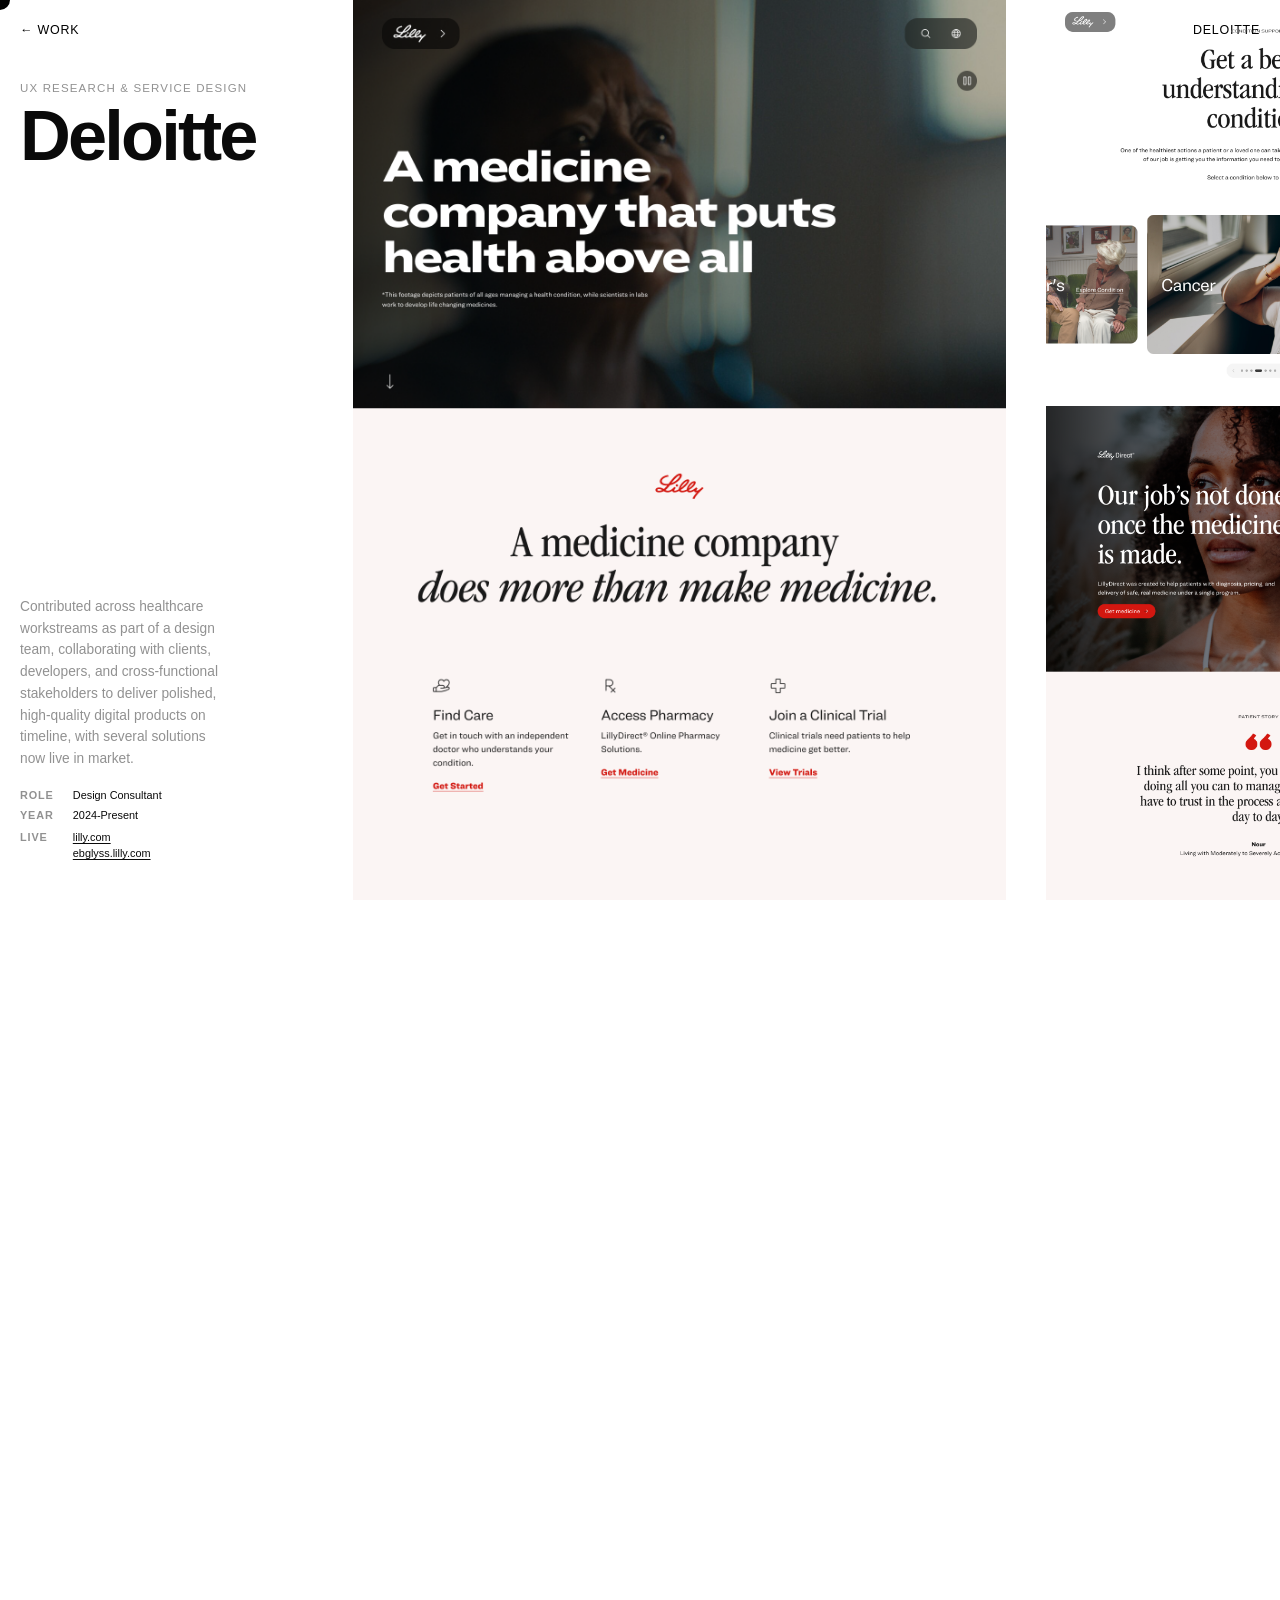
<file: Deloitte.html>
<!DOCTYPE html>
<html lang="en">
<head>
  <meta charset="UTF-8" />
  <meta name="viewport" content="width=device-width, initial-scale=1" />
  <title>Deloitte - Anjali Goel</title>
  <link rel="stylesheet" href="Deloitte.css" />
</head>
<body>
  <header class="dt-nav">
    <a class="dt-nav-back" href="index.html#work">← Work</a>
    <span class="dt-nav-title">Deloitte</span>
  </header>

  <div class="dt-cursor" id="dtCursor" aria-hidden="true">
    <div class="dt-cursor-dot" id="dtCursorDot"></div>
  </div>

  <div class="dt-track" id="dtTrack">
    <div class="dt-sticky" id="dtSticky">
      <div class="dt-row" id="dtRow">

        <div class="dt-panel dt-panel-info">
          <div class="dt-info-top">
            <p class="dt-eyebrow">UX Research &amp; Service Design</p>
            <h1 class="dt-heading">Deloitte</h1>
          </div>
          <div class="dt-info-bottom">
              <p class="dt-desc">Contributed across healthcare workstreams as part of a design team, collaborating with clients, developers, and cross-functional stakeholders to deliver polished, high-quality digital products on timeline, with several solutions now live in market.</p>
            <dl class="dt-meta">
                <div><dt>Role</dt><dd>Design Consultant</dd></div>
                <div><dt>Year</dt><dd>2024-Present</dd></div>
                <div><dt>Live</dt><dd class="dt-meta-links"><a href="https://www.lilly.com/" target="_blank" rel="noopener noreferrer">lilly.com</a><br /><a href="https://ebglyss.lilly.com/" target="_blank" rel="noopener noreferrer">ebglyss.lilly.com</a></dd></div>
            </dl>
          </div>
        </div>

        <div class="dt-panel dt-panel-img"><figure><img class="dt-img-1" src="assets/deloitte-neo/D1.png" alt="Deloitte project frame 1" loading="eager" /></figure></div>
        <div class="dt-panel dt-panel-img"><figure><img class="dt-img-2" src="assets/deloitte-neo/D2.png" alt="Deloitte project frame 2" loading="lazy" /></figure></div>
        <div class="dt-panel dt-panel-img"><figure><img class="dt-img-3" src="assets/deloitte-neo/D3.png" alt="Deloitte project frame 3" loading="lazy" /></figure></div>
        <div class="dt-panel dt-panel-img"><figure><img class="dt-img-4" src="assets/deloitte-neo/D4.png" alt="Deloitte project frame 4" loading="lazy" /></figure></div>
        <div class="dt-panel dt-panel-img"><figure><img class="dt-img-5" src="assets/deloitte-neo/D5.png" alt="Deloitte project frame 5" loading="lazy" /></figure></div>
        <div class="dt-panel dt-panel-img"><figure><img class="dt-img-6" src="assets/deloitte-neo/D6.png" alt="Deloitte project frame 6" loading="lazy" /></figure></div>
        <div class="dt-panel dt-panel-img"><figure><img class="dt-img-7" src="assets/deloitte-neo/D7.png" alt="Deloitte project frame 7" loading="lazy" /></figure></div>
        <div class="dt-panel dt-panel-img"><figure><img class="dt-img-8" src="assets/deloitte-neo/D8.png" alt="Deloitte project frame 8" loading="lazy" /></figure></div>
        <div class="dt-panel dt-panel-img"><figure><img class="dt-img-9" src="assets/deloitte-neo/D9.png" alt="Deloitte project frame 9" loading="lazy" /></figure></div>
        <div class="dt-panel dt-panel-img"><figure><img class="dt-img-10" src="assets/deloitte-neo/D10.png" alt="Deloitte project frame 10" loading="lazy" /></figure></div>

        <div class="dt-panel dt-panel-end">
          <div class="dt-end-inner">
            <p class="dt-eyebrow">Back to</p>
            <h2 class="dt-end-heading"><a href="index.html#work">Work</a></h2>
          </div>
        </div>

      </div>
    </div>
  </div>

  <script src="Deloitte.js"></script>
</body>
</html>
</file>
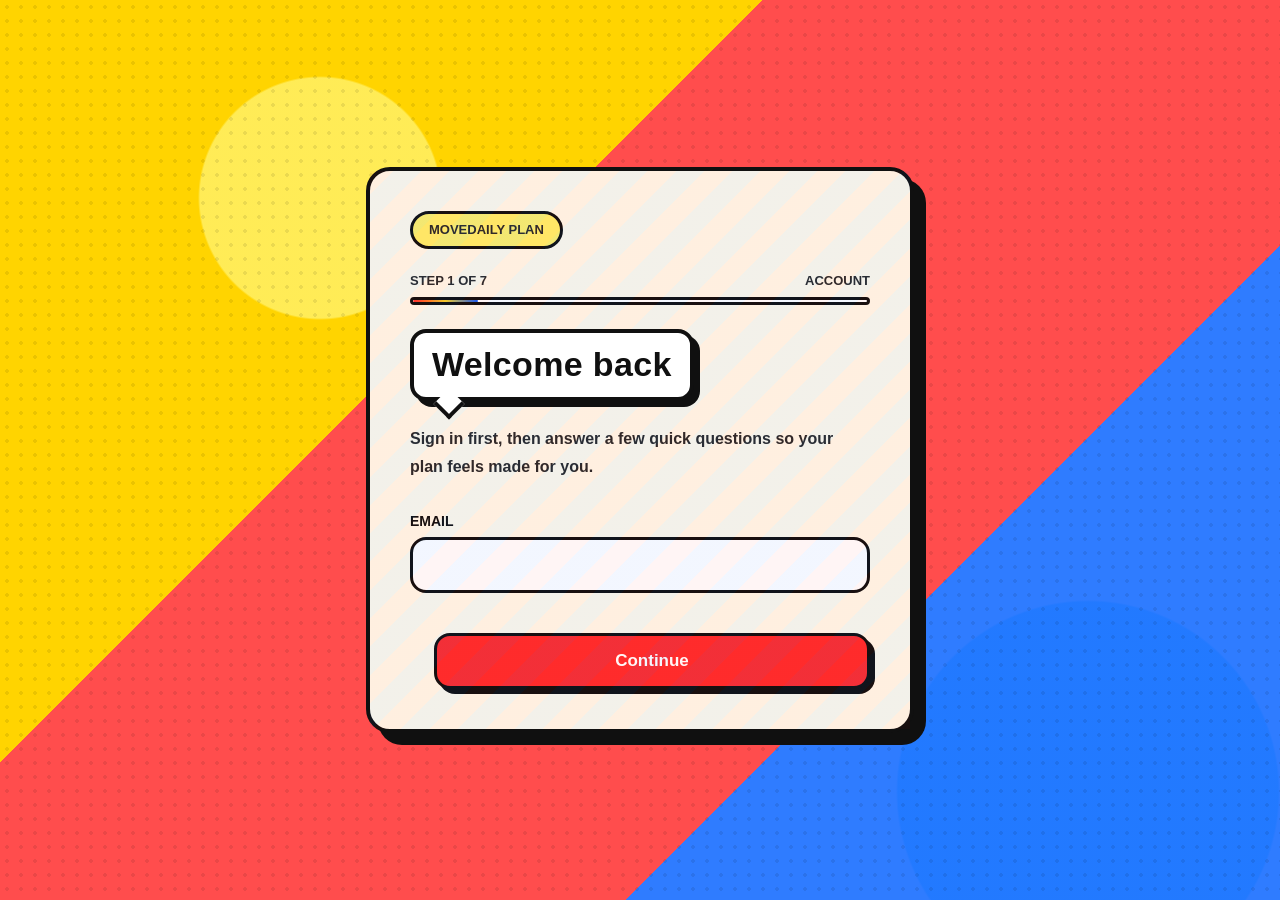
<file: LoginCard.html>
<!doctype html>
<html lang="en">
  <head>
    <meta charset="UTF-8" />
    <meta name="viewport" content="width=device-width, initial-scale=1.0" />
    <title>Fitness Onboarding</title>
    <style>
      :root {
        --space-8: 8px;
        --space-16: 16px;
        --space-24: 24px;
        --space-32: 32px;
        --space-40: 40px;
        --space-48: 48px;
        --radius-md: 16px;
        --radius-sm: 10px;
        --surface-elevated: #fff9e9;
        --surface-soft: #ffef6a;
        --text-primary: #101010;
        --text-muted: #2a2a2a;
        --border-input: #101010;
        --button-primary: #ff2d2d;
        --button-primary-text: #ffffff;
        --error: #9f0013;
        --success: #0d5bff;
      }

      * {
        box-sizing: border-box;
      }

      body {
        margin: 0;
        min-height: 100dvh;
        font-family: "Comic Neue", "Arial Black", "Trebuchet MS", sans-serif;
        color: var(--text-primary);
        background:
          radial-gradient(circle at 25% 22%, rgba(255, 237, 91, 0.95) 0 120px, transparent 122px),
          radial-gradient(circle at 85% 88%, rgba(32, 121, 255, 0.85) 0 190px, transparent 192px),
          linear-gradient(135deg, #ffd400 0%, #ffd400 35%, #ff4d4d 35%, #ff4d4d 70%, #2f7cff 70%, #2f7cff 100%);
      }

      .sr-only {
        position: absolute;
        width: 1px;
        height: 1px;
        margin: -1px;
        padding: 0;
        overflow: hidden;
        clip: rect(0, 0, 0, 0);
        white-space: nowrap;
        border: 0;
      }

      .page {
        position: relative;
        min-height: 100dvh;
        display: grid;
        grid-template-columns: repeat(12, minmax(0, 1fr));
        column-gap: 24px;
        align-items: center;
        padding-inline: 80px;
        overflow-x: clip;
        overflow-y: visible;
      }

      .page::before {
        content: "";
        position: absolute;
        inset: 0;
        pointer-events: none;
        background-image: radial-gradient(circle, rgba(0, 0, 0, 0.18) 1.8px, transparent 2px);
        background-size: 14px 14px;
        opacity: 0.45;
      }

      .card {
        position: relative;
        grid-column: 4 / span 6;
        width: 100%;
        max-width: 760px;
        justify-self: center;
        padding: var(--space-40);
        border-radius: 24px;
        background: var(--surface-elevated);
        border: 4px solid #101010;
        box-shadow: 12px 12px 0 #101010;
        overflow: visible;
      }

      .card.hidden {
        display: none;
      }

      .card::before {
        content: "";
        position: absolute;
        inset: 0;
        pointer-events: none;
        background: repeating-linear-gradient(
          -45deg,
          rgba(255, 0, 0, 0.04) 0 10px,
          rgba(255, 0, 0, 0.04) 10px 20px,
          rgba(13, 91, 255, 0.05) 20px 30px,
          rgba(13, 91, 255, 0.05) 30px 40px
        );
      }

      .top {
        display: grid;
        gap: var(--space-24);
        margin-bottom: var(--space-24);
      }

      .brand {
        display: inline-flex;
        align-items: center;
        gap: var(--space-8);
        width: fit-content;
        padding: var(--space-8) var(--space-16);
        border-radius: 999px;
        background: var(--surface-soft);
        border: 3px solid #101010;
        font: 700 13px/16px "Comic Neue", "Arial Black", sans-serif;
        color: var(--text-muted);
        text-transform: uppercase;
      }

      .bar-wrap {
        display: grid;
        gap: var(--space-8);
      }

      .meta {
        display: flex;
        justify-content: space-between;
        align-items: center;
        gap: 12px;
        font: 700 13px/16px "Comic Neue", "Arial Black", sans-serif;
        color: var(--text-muted);
        text-transform: uppercase;
      }

      .bar {
        height: 8px;
        width: 100%;
        border-radius: 999px;
        background: #ffffff;
        border: 3px solid #101010;
        overflow: hidden;
      }

      .bar > span {
        display: block;
        height: 100%;
        width: 0;
        border-radius: inherit;
        background: linear-gradient(90deg, #ff2d2d 0%, #ffcf1f 50%, #0d5bff 100%);
        transition: width 220ms ease-out;
      }

      #step-goal h1,
      #step-level h1 {
        color: #101010;
      }

      .step {
        display: none;
        animation: rise 260ms cubic-bezier(0.22, 1, 0.36, 1);
      }

      .step.active {
        display: grid;
        gap: var(--space-32);
      }

      h1 {
        margin: 0;
        width: fit-content;
        max-width: 100%;
        padding: 12px 18px;
        border: 4px solid #101010;
        border-radius: 16px;
        background: #ffffff;
        box-shadow: 6px 6px 0 #101010;
        font: 800 clamp(22px, 6vw, 34px)/1.15 "Comic Neue", "Arial Black", sans-serif;
        letter-spacing: 0.01em;
        position: relative;
      }

      h1::after {
        content: "";
        position: absolute;
        left: 24px;
        bottom: -18px;
        width: 18px;
        height: 18px;
        background: #ffffff;
        border-right: 4px solid #101010;
        border-bottom: 4px solid #101010;
        transform: rotate(45deg);
      }

      .subtitle {
        margin: 0;
        color: var(--text-muted);
        font: 600 16px/28px "Comic Neue", "Trebuchet MS", sans-serif;
      }

      .section {
        display: grid;
        gap: var(--space-24);
      }

      .field {
        display: grid;
        gap: var(--space-8);
      }

      label,
      .label {
        font: 800 14px/16px "Comic Neue", "Arial Black", sans-serif;
        text-transform: uppercase;
      }

      input,
      select,
      textarea {
        width: 100%;
        border: 1px solid var(--border-input);
        border-radius: var(--radius-md);
        padding-inline: var(--space-16);
        font: 700 15px/22px "Comic Neue", "Trebuchet MS", sans-serif;
        color: var(--text-primary);
        background: #ffffff;
        transition: border-color 150ms ease-out, box-shadow 150ms ease-out;
        border: 3px solid #101010;
      }

      input,
      select {
        height: 56px;
      }

      textarea {
        min-height: 104px;
        padding-block: 12px;
        resize: vertical;
      }

      input:focus,
      select:focus,
      textarea:focus {
        outline: none;
        border-color: #0d5bff;
        box-shadow: 0 0 0 4px rgba(13, 91, 255, 0.3);
      }

      .invalid {
        border-color: var(--error);
      }

      .error {
        display: none;
        margin: 0;
        color: var(--error);
        font: 700 14px/20px "Comic Neue", sans-serif;
      }

      .error.show {
        display: block;
      }

      .choices {
        display: grid;
        grid-template-columns: repeat(2, minmax(0, 1fr));
        gap: var(--space-24);
      }

      .choice {
        border: 3px solid #101010;
        border-radius: var(--radius-sm);
        padding: var(--space-16);
        background: #ffffff;
        cursor: pointer;
        transition: border-color 150ms ease-out, transform 150ms ease-out, box-shadow 150ms ease-out;
        text-align: left;
        box-shadow: 5px 5px 0 #101010;
      }

      .choice:hover {
        transform: translateY(-1px);
      }

      .choice.selected {
        border-color: #ff2d2d;
        box-shadow: 7px 7px 0 #101010;
        background: linear-gradient(180deg, #ffffff 0%, #fff1f1 100%);
      }

      .choice-title {
        font: 800 16px/22px "Comic Neue", "Arial Black", sans-serif;
      }

      #step-goal .choice-title,
      #step-level .choice-title {
        color: #101010;
      }

      .choice-copy {
        margin-top: var(--space-8);
        color: var(--text-muted);
        font: 600 13px/19px "Comic Neue", sans-serif;
      }

      .split {
        display: grid;
        grid-template-columns: repeat(2, minmax(0, 1fr));
        gap: var(--space-24);
      }

      .switch-row {
        display: flex;
        justify-content: space-between;
        align-items: center;
        padding: var(--space-16);
        border-radius: var(--radius-sm);
        border: 3px solid #101010;
        background: #ffffff;
      }

      .switch {
        appearance: none;
        width: 52px;
        height: 32px;
        border-radius: 999px;
        background: #d6d6d6;
        border: none;
        position: relative;
        cursor: pointer;
        transition: background 150ms ease-out;
      }

      .switch::before {
        content: "";
        width: 26px;
        height: 26px;
        border-radius: 50%;
        background: #fff;
        position: absolute;
        top: 3px;
        left: 3px;
        box-shadow: 0 2px 6px rgba(0, 0, 0, 0.25);
        transition: transform 150ms ease-out;
      }

      .switch:checked {
        background: var(--button-primary);
      }

      .switch:checked::before {
        transform: translateX(20px);
      }

      .actions {
        display: flex;
        justify-content: space-between;
        gap: var(--space-24);
        margin-top: var(--space-8);
      }

      .btn,
      .btn-secondary {
        height: 56px;
        border-radius: var(--radius-md);
        font: 800 17px/24px "Comic Neue", "Arial Black", sans-serif;
        transition: all 150ms ease-out;
        cursor: pointer;
        border: 3px solid #101010;
        box-shadow: 5px 5px 0 #101010;
      }

      .btn {
        flex: 1;
        background: var(--button-primary);
        color: var(--button-primary-text);
      }

      .btn:hover {
        transform: translate(-1px, -1px);
        box-shadow: 6px 6px 0 #101010;
      }

      .btn:disabled {
        opacity: 0.72;
        cursor: not-allowed;
      }

      .btn-secondary {
        min-width: 124px;
        background: #ffffff;
        color: var(--text-primary);
      }

      .btn-secondary:hover {
        background: #fff4bc;
      }

      .spinner {
        display: inline-block;
        width: 16px;
        height: 16px;
        border: 2px solid currentColor;
        border-right-color: transparent;
        border-radius: 50%;
        vertical-align: middle;
        margin-right: var(--space-8);
        animation: spin 800ms linear infinite;
      }

      .summary {
        display: grid;
        gap: var(--space-16);
      }

      .summary-item {
        border-radius: var(--radius-sm);
        border: 3px solid #101010;
        background: #ffffff;
        padding: var(--space-24);
        box-shadow: 5px 5px 0 #101010;
      }

      .summary-label {
        color: var(--text-muted);
        font: 800 12px/16px "Comic Neue", sans-serif;
        text-transform: uppercase;
        letter-spacing: 0.04em;
      }

      .summary-value {
        margin-top: var(--space-8);
        font: 800 18px/30px "Comic Neue", sans-serif;
      }

      .home-shell {
        display: none;
        grid-column: 2 / span 10;
        max-width: 1120px;
        width: 100%;
        justify-self: center;
        align-self: start;
        margin-block: var(--space-40);
        gap: var(--space-24);
      }

      .home-shell.active {
        display: grid;
      }

      .home-top {
        display: flex;
        justify-content: space-between;
        align-items: flex-start;
        gap: var(--space-16);
      }

      .home-kicker {
        margin: 0;
        font: 800 14px/18px "Comic Neue", sans-serif;
        text-transform: uppercase;
      }

      .streak-pill {
        background: #ffffff;
        border: 3px solid #101010;
        border-radius: 999px;
        padding: 10px 16px;
        box-shadow: 4px 4px 0 #101010;
        font: 800 14px/18px "Comic Neue", sans-serif;
        white-space: nowrap;
      }

      .home-grid {
        display: grid;
        grid-template-columns: repeat(12, minmax(0, 1fr));
        gap: var(--space-24);
      }

      .panel {
        border: 3px solid #101010;
        border-radius: 16px;
        background: #ffffff;
        box-shadow: 6px 6px 0 #101010;
        padding: var(--space-24);
        position: relative;
      }

      .panel h2 {
        margin: 0 0 8px 0;
        font: 800 22px/28px "Comic Neue", "Arial Black", sans-serif;
      }

      .panel-copy {
        margin: 0;
        font: 700 14px/20px "Comic Neue", sans-serif;
        color: var(--text-muted);
      }

      .stats-panel {
        grid-column: span 12;
        display: grid;
        grid-template-columns: repeat(4, minmax(0, 1fr));
        gap: var(--space-16);
      }

      .stat-chip {
        border: 3px solid #101010;
        border-radius: 12px;
        background: #fff7d2;
        box-shadow: 4px 4px 0 #101010;
        padding: var(--space-16);
      }

      .stat-chip:nth-child(2) {
        background: #ffe1e1;
      }

      .stat-chip:nth-child(3) {
        background: #dceaff;
      }

      .stat-chip:nth-child(4) {
        background: #ffe8cb;
      }

      .stat-label {
        font: 800 12px/16px "Comic Neue", sans-serif;
        text-transform: uppercase;
      }

      .stat-value {
        margin-top: 6px;
        font: 900 24px/28px "Comic Neue", "Arial Black", sans-serif;
      }

      .today-panel {
        grid-column: span 7;
      }

      .progress-panel {
        grid-column: span 5;
      }

      .two-col {
        grid-column: span 12;
        display: grid;
        grid-template-columns: repeat(2, minmax(0, 1fr));
        gap: var(--space-24);
      }

      .list {
        margin: 16px 0 0 0;
        padding-left: 18px;
        display: grid;
        gap: 8px;
        font: 700 15px/22px "Comic Neue", sans-serif;
      }

      .actions-row {
        margin-top: 20px;
        display: grid;
        grid-template-columns: repeat(2, minmax(0, 1fr));
        gap: var(--space-16);
      }

      .success-badge {
        width: 72px;
        height: 72px;
        border-radius: 999px;
        display: grid;
        place-items: center;
        font: 900 30px/1 "Comic Neue", "Arial Black", sans-serif;
        color: var(--success);
        background: #ffffff;
        border: 3px solid #101010;
        box-shadow: 5px 5px 0 #101010;
      }

      button:focus-visible,
      a:focus-visible,
      .choice:focus-visible,
      .switch:focus-visible {
        outline: 3px solid #0d5bff;
        outline-offset: 3px;
      }

      @media (max-width: 1200px) {
        .page {
          padding-inline: 48px;
        }

        .card {
          grid-column: 3 / span 8;
        }

        .home-shell {
          grid-column: 1 / span 12;
        }
      }

      @media (max-width: 900px) {
        .page {
          padding-inline: 24px;
          align-items: start;
          padding-block: 24px;
        }

        .card {
          grid-column: 1 / span 12;
          padding: var(--space-24);
        }

        .stats-panel {
          grid-template-columns: repeat(2, minmax(0, 1fr));
        }

        .today-panel,
        .progress-panel {
          grid-column: span 12;
        }

        .two-col,
        .actions-row {
          grid-template-columns: 1fr;
        }

        .home-top {
          flex-direction: column;
        }

        .home-grid {
          gap: var(--space-16);
        }

        .panel h2 {
          font-size: 20px;
          line-height: 26px;
        }
      }

      @media (max-width: 640px) {
        .page {
          padding: 12px;
          column-gap: 12px;
        }

        .card {
          padding: 18px;
          border-width: 3px;
          box-shadow: 8px 8px 0 #101010;
          border-radius: 20px;
        }

        .top {
          gap: 18px;
          margin-bottom: 18px;
        }

        .brand {
          font-size: 12px;
          line-height: 14px;
        }

        .meta {
          flex-direction: column;
          align-items: flex-start;
        }

        h1 {
          padding: 10px 14px;
          box-shadow: 5px 5px 0 #101010;
        }

        h1::after {
          left: 20px;
          bottom: -16px;
        }

        .subtitle {
          font-size: 15px;
          line-height: 24px;
        }

        .choices,
        .split,
        .actions,
        .two-col,
        .actions-row,
        .stats-panel {
          grid-template-columns: 1fr;
          display: grid;
        }

        .actions {
          gap: 12px;
        }

        .btn,
        .btn-secondary {
          width: 100%;
          height: 52px;
          box-shadow: 4px 4px 0 #101010;
        }

        .btn-secondary {
          min-width: 0;
        }

        .choice,
        .summary-item,
        .switch-row,
        .panel {
          box-shadow: 4px 4px 0 #101010;
        }

        .choice {
          padding: 14px;
        }

        .choice-title {
          font-size: 15px;
          line-height: 20px;
        }

        .choice-copy {
          font-size: 12px;
          line-height: 18px;
        }

        .switch-row {
          gap: 12px;
          flex-direction: column;
          align-items: flex-start;
        }

        .summary-item {
          padding: 18px;
        }

        .home-top {
          flex-direction: column;
        }

        .home-grid {
          gap: 18px;
        }

        .stats-panel {
          gap: 12px;
        }

        .stat-value {
          font-size: 22px;
          line-height: 26px;
        }
      }

      @media (max-width: 420px) {
        .page {
          padding: 10px;
          column-gap: 10px;
        }

        .card {
          padding: 14px;
          border-radius: 16px;
          box-shadow: 6px 6px 0 #101010;
        }

        .top {
          gap: 14px;
          margin-bottom: 14px;
        }

        .brand {
          padding: 6px 12px;
          font-size: 11px;
          line-height: 13px;
        }

        .meta {
          font-size: 12px;
          line-height: 14px;
          gap: 8px;
        }

        .step.active {
          gap: 20px;
        }

        h1 {
          padding: 8px 12px;
          border-width: 3px;
          box-shadow: 4px 4px 0 #101010;
        }

        h1::after {
          left: 16px;
          bottom: -12px;
          width: 14px;
          height: 14px;
          border-right-width: 3px;
          border-bottom-width: 3px;
        }

        .subtitle {
          font-size: 14px;
          line-height: 21px;
        }

        label,
        .label {
          font-size: 13px;
          line-height: 15px;
        }

        input,
        select,
        textarea {
          font-size: 14px;
        }

        input,
        select,
        .btn,
        .btn-secondary {
          height: 50px;
        }

        .choices {
          gap: 14px;
        }

        .choice {
          padding: 12px;
        }

        .choice-title {
          font-size: 14px;
          line-height: 18px;
        }

        .choice-copy {
          margin-top: 6px;
          font-size: 11px;
          line-height: 16px;
        }

        .summary {
          gap: 12px;
        }

        .summary-item {
          padding: 14px;
        }

        .summary-value {
          font-size: 16px;
          line-height: 24px;
        }

        .success-badge {
          width: 60px;
          height: 60px;
          font-size: 24px;
          box-shadow: 4px 4px 0 #101010;
        }

        .home-kicker,
        .streak-pill {
          font-size: 12px;
          line-height: 16px;
        }

        .streak-pill {
          padding: 8px 12px;
        }

        .panel {
          padding: 16px;
          box-shadow: 4px 4px 0 #101010;
        }

        .panel h2 {
          font-size: 18px;
          line-height: 24px;
        }

        .list {
          margin-top: 12px;
          font-size: 14px;
          line-height: 20px;
        }

        .stat-chip {
          padding: 12px;
        }

        .stat-value {
          font-size: 20px;
          line-height: 24px;
        }
      }

      @media (prefers-reduced-motion: reduce) {
        *,
        *::before,
        *::after {
          animation-duration: 0.01ms !important;
          animation-iteration-count: 1 !important;
          transition-duration: 0.01ms !important;
          scroll-behavior: auto !important;
        }
      }

      @keyframes spin {
        to {
          transform: rotate(360deg);
        }
      }

      @keyframes rise {
        from {
          opacity: 0;
          transform: translateY(8px);
        }

        to {
          opacity: 1;
          transform: translateY(0);
        }
      }
    </style>
  </head>
  <body>
    <main class="page">
      <section id="onboarding-card" class="card" aria-label="Login and onboarding">
        <p id="screen-announcer" class="sr-only" aria-live="polite"></p>
        <div class="top">
          <div class="brand">MoveDaily Plan</div>
          <div class="bar-wrap">
            <div class="meta">
              <span id="step-label">Step 1 of 7</span>
              <span id="step-title-short">Account</span>
            </div>
            <div class="bar" role="progressbar" aria-label="Onboarding progress" aria-valuemin="1" aria-valuemax="7" aria-valuenow="1">
              <span id="progress-fill"></span>
            </div>
          </div>
        </div>

        <div id="step-email" class="step active" data-step="1">
          <header class="section">
            <h1>Welcome back</h1>
            <p class="subtitle">Sign in first, then answer a few quick questions so your plan feels made for you.</p>
          </header>
          <div class="field">
            <label for="email">Email</label>
            <input id="email" type="email" autocomplete="email" aria-describedby="email-error" />
            <p id="email-error" class="error" role="alert"></p>
          </div>
          <div class="actions">
            <span></span>
            <button id="next-email" class="btn" type="button">Continue</button>
          </div>
        </div>

        <div id="step-password" class="step" data-step="2">
          <header class="section">
            <h1 id="greeting">Hi there</h1>
            <p class="subtitle">Enter your password to secure your account.</p>
          </header>
          <div class="field">
            <label for="password">Password</label>
            <input id="password" type="password" autocomplete="current-password" aria-describedby="password-error" />
            <p id="password-error" class="error" role="alert"></p>
          </div>
          <div class="actions">
            <button id="back-password" class="btn-secondary" type="button">Back</button>
            <button id="next-password" class="btn" type="button" aria-busy="false">Sign in</button>
          </div>
        </div>

        <div id="step-goal" class="step" data-step="3">
          <header class="section">
            <h1>What is your main goal?</h1>
            <p class="subtitle">Most fitness apps ask this first to personalize intensity and weekly targets.</p>
          </header>
          <div class="choices" id="goal-choices" role="radiogroup" aria-label="Select your main goal">
            <button class="choice" type="button" data-value="Lose fat" role="radio" aria-checked="false">
              <div class="choice-title">Lose fat</div>
              <div class="choice-copy">Focus on calorie burn and consistency.</div>
            </button>
            <button class="choice" type="button" data-value="Build muscle" role="radio" aria-checked="false">
              <div class="choice-title">Build muscle</div>
              <div class="choice-copy">Progressive strength with recovery balance.</div>
            </button>
            <button class="choice" type="button" data-value="Improve endurance" role="radio" aria-checked="false">
              <div class="choice-title">Improve endurance</div>
              <div class="choice-copy">Cardio and stamina progression.</div>
            </button>
            <button class="choice" type="button" data-value="Stay active" role="radio" aria-checked="false">
              <div class="choice-title">Stay active</div>
              <div class="choice-copy">Simple, sustainable daily movement.</div>
            </button>
          </div>
          <p id="goal-error" class="error" role="alert"></p>
          <div class="actions">
            <button id="back-goal" class="btn-secondary" type="button">Back</button>
            <button id="next-goal" class="btn" type="button">Continue</button>
          </div>
        </div>

        <div id="step-level" class="step" data-step="4">
          <header class="section">
            <h1>How active are you today?</h1>
            <p class="subtitle">This helps set your day one difficulty.</p>
          </header>
          <div class="choices" id="level-choices" role="radiogroup" aria-label="Select your activity level">
            <button class="choice" type="button" data-value="Beginner" role="radio" aria-checked="false">
              <div class="choice-title">Beginner</div>
              <div class="choice-copy">Just starting or returning after a break.</div>
            </button>
            <button class="choice" type="button" data-value="Intermediate" role="radio" aria-checked="false">
              <div class="choice-title">Intermediate</div>
              <div class="choice-copy">Work out a few times each week.</div>
            </button>
            <button class="choice" type="button" data-value="Advanced" role="radio" aria-checked="false">
              <div class="choice-title">Advanced</div>
              <div class="choice-copy">Train frequently and can handle high intensity.</div>
            </button>
            <button class="choice" type="button" data-value="Athlete" role="radio" aria-checked="false">
              <div class="choice-title">Athlete</div>
              <div class="choice-copy">Structured training and performance goals.</div>
            </button>
          </div>
          <p id="level-error" class="error" role="alert"></p>
          <div class="actions">
            <button id="back-level" class="btn-secondary" type="button">Back</button>
            <button id="next-level" class="btn" type="button">Continue</button>
          </div>
        </div>

        <div id="step-schedule" class="step" data-step="5">
          <header class="section">
            <h1>Set your weekly rhythm</h1>
            <p class="subtitle">A realistic schedule improves adherence and streaks.</p>
          </header>
          <div class="split">
            <div class="field">
              <label for="days">Workouts per week</label>
              <select id="days" aria-describedby="schedule-error">
                <option value="">Select</option>
                <option>2 days</option>
                <option>3 days</option>
                <option>4 days</option>
                <option>5 days</option>
                <option>6 days</option>
              </select>
            </div>
            <div class="field">
              <label for="time">Preferred workout time</label>
              <select id="time" aria-describedby="schedule-error">
                <option value="">Select</option>
                <option>Early morning</option>
                <option>Late morning</option>
                <option>Afternoon</option>
                <option>Evening</option>
                <option>Flexible</option>
              </select>
            </div>
          </div>
          <p id="schedule-error" class="error" role="alert"></p>
          <div class="actions">
            <button id="back-schedule" class="btn-secondary" type="button">Back</button>
            <button id="next-schedule" class="btn" type="button">Continue</button>
          </div>
        </div>

        <div id="step-health" class="step" data-step="6">
          <header class="section">
            <h1>Any limitations to consider?</h1>
            <p class="subtitle">Tell us so we can avoid risky movements and send useful reminders.</p>
          </header>
          <div class="field">
            <label for="limitations">Injuries or limitations (optional)</label>
            <textarea id="limitations" placeholder="Example: Knee discomfort, avoid jumping"></textarea>
          </div>
          <div class="switch-row">
            <div>
              <div class="label">Daily reminder notifications</div>
              <p class="subtitle">Keep your streak active with gentle reminders.</p>
            </div>
            <input id="notifications" class="switch" type="checkbox" checked aria-label="Daily reminder notifications" />
          </div>
          <div class="actions">
            <button id="back-health" class="btn-secondary" type="button">Back</button>
            <button id="next-health" class="btn" type="button">Review plan</button>
          </div>
        </div>

        <div id="step-summary" class="step" data-step="7">
          <header class="section">
            <div class="success-badge" aria-hidden="true">✓</div>
            <h1>Your starter plan is ready</h1>
            <p class="subtitle">Review your setup below. You can adjust any preference later in Settings.</p>
          </header>
          <div class="summary">
            <div class="summary-item">
              <div class="summary-label">Goal</div>
              <div id="summary-goal" class="summary-value"></div>
            </div>
            <div class="summary-item">
              <div class="summary-label">Activity level</div>
              <div id="summary-level" class="summary-value"></div>
            </div>
            <div class="summary-item">
              <div class="summary-label">Schedule</div>
              <div id="summary-schedule" class="summary-value"></div>
            </div>
            <div class="summary-item">
              <div class="summary-label">Reminders</div>
              <div id="summary-reminders" class="summary-value"></div>
            </div>
          </div>
          <div class="actions">
            <button id="back-summary" class="btn-secondary" type="button">Back</button>
            <button id="finish" class="btn" type="button">Start day 1</button>
          </div>
        </div>
      </section>

      <section id="home-screen" class="card home-shell" aria-label="Fitness home dashboard" hidden>
        <header class="home-top">
          <div>
            <p class="home-kicker">Welcome to Day 1</p>
            <h1 id="home-greeting">Let us train</h1>
          </div>
          <div id="home-streak" class="streak-pill">Streak: 1 day</div>
        </header>

        <div class="stats-panel">
          <div class="stat-chip">
            <div class="stat-label">Workouts this week</div>
            <div id="stat-workouts" class="stat-value">1 / 4</div>
          </div>
          <div class="stat-chip">
            <div class="stat-label">Calories burned</div>
            <div id="stat-calories" class="stat-value">320</div>
          </div>
          <div class="stat-chip">
            <div class="stat-label">Active minutes</div>
            <div id="stat-minutes" class="stat-value">42</div>
          </div>
          <div class="stat-chip">
            <div class="stat-label">Water intake</div>
            <div id="stat-water" class="stat-value">5 / 8</div>
          </div>
        </div>

        <div class="home-grid">
          <article class="panel today-panel" aria-label="Today workout">
            <h2>Today workout: Power start</h2>
            <p class="panel-copy" id="home-goal-copy">Tailored for your goal.</p>
            <ol class="list">
              <li>Warm-up: 5 min dynamic mobility</li>
              <li>Main set: 3 rounds of bodyweight circuit</li>
              <li>Finisher: 8 min interval burn</li>
              <li>Cooldown: 5 min stretch</li>
            </ol>
            <div class="actions-row">
              <button class="btn" type="button">Start workout</button>
              <button class="btn-secondary" type="button">Swap routine</button>
            </div>
          </article>

          <aside class="panel progress-panel" aria-label="Challenge progress">
            <h2>Challenge progress</h2>
            <p class="panel-copy" id="home-progress-copy">Day 1 of 30 complete this to keep your streak alive.</p>
            <ul class="list">
              <li>Weekly target: <strong id="home-weekly-target">4 workouts</strong></li>
              <li>Preferred time: <strong id="home-time-target">Evening</strong></li>
              <li>Reminders: <strong id="home-reminder-target">On</strong></li>
            </ul>
            <button class="btn" style="margin-top: 20px" type="button">View full plan</button>
          </aside>

          <div class="two-col">
            <article class="panel" aria-label="Recovery and wellness">
              <h2>Recovery tracker</h2>
              <p class="panel-copy">Common in fitness apps: track sleep and recovery to avoid burnout.</p>
              <ul class="list">
                <li>Sleep goal: 8h | Last night: 7h 20m</li>
                <li>Recovery score: 78%</li>
                <li>Mobility session due today</li>
              </ul>
            </article>

            <article class="panel" aria-label="Upcoming schedule">
              <h2>Upcoming</h2>
              <p class="panel-copy">Stay ahead with your next planned sessions.</p>
              <ul class="list">
                <li>Tomorrow: Lower body strength</li>
                <li>Wednesday: Core + conditioning</li>
                <li>Friday: HIIT + full stretch</li>
              </ul>
            </article>
          </div>
        </div>
      </section>
    </main>

    <script>
      const state = {
        step: 1,
        email: "",
        password: "",
        goal: "",
        level: "",
        days: "",
        time: "",
        limitations: "",
        notifications: true,
      };

      const steps = [
        { id: "step-email", short: "Account" },
        { id: "step-password", short: "Security" },
        { id: "step-goal", short: "Goal" },
        { id: "step-level", short: "Level" },
        { id: "step-schedule", short: "Schedule" },
        { id: "step-health", short: "Safety" },
        { id: "step-summary", short: "Review" },
      ];

      const stepLabel = document.getElementById("step-label");
      const stepShort = document.getElementById("step-title-short");
      const progressFill = document.getElementById("progress-fill");
      const progressBar = document.querySelector(".bar");
      const screenAnnouncer = document.getElementById("screen-announcer");
      const onboardingCard = document.getElementById("onboarding-card");
      const homeScreen = document.getElementById("home-screen");

      const homeGreeting = document.getElementById("home-greeting");
      const homeStreak = document.getElementById("home-streak");
      const homeGoalCopy = document.getElementById("home-goal-copy");
      const homeProgressCopy = document.getElementById("home-progress-copy");
      const homeWeeklyTarget = document.getElementById("home-weekly-target");
      const homeTimeTarget = document.getElementById("home-time-target");
      const homeReminderTarget = document.getElementById("home-reminder-target");

      const emailInput = document.getElementById("email");
      const passwordInput = document.getElementById("password");
      const daysInput = document.getElementById("days");
      const timeInput = document.getElementById("time");
      const limitationsInput = document.getElementById("limitations");
      const notificationsInput = document.getElementById("notifications");

      const emailError = document.getElementById("email-error");
      const passwordError = document.getElementById("password-error");
      const goalError = document.getElementById("goal-error");
      const levelError = document.getElementById("level-error");
      const scheduleError = document.getElementById("schedule-error");

      const greeting = document.getElementById("greeting");

      function emailIsValid(value) {
        return /^[^\s@]+@[^\s@]+\.[^\s@]+$/.test(value);
      }

      function prettifyName(email) {
        const user = (email.split("@")[0] || "").replace(/[._-]+/g, " ").trim();
        if (!user) {
          return "Welcome back";
        }
        const pretty = user
          .split(" ")
          .filter(Boolean)
          .slice(0, 2)
          .map((part) => part.charAt(0).toUpperCase() + part.slice(1).toLowerCase())
          .join(" ");
        return pretty ? "Hi " + pretty : "Welcome back";
      }

      function setError(input, box, message) {
        input.classList.toggle("invalid", Boolean(message));
        input.setAttribute("aria-invalid", message ? "true" : "false");
        box.textContent = message || "";
        box.classList.toggle("show", Boolean(message));
      }

      function setTextError(box, message) {
        box.textContent = message || "";
        box.classList.toggle("show", Boolean(message));
      }

      function setChoice(containerId, value, options = {}) {
        const { focusSelected = false } = options;
        state[containerId === "goal-choices" ? "goal" : "level"] = value;
        document.querySelectorAll(`#${containerId} .choice`).forEach((node) => {
          const selected = node.dataset.value === value;
          node.classList.toggle("selected", selected);
          node.setAttribute("aria-checked", selected ? "true" : "false");
          node.setAttribute("tabindex", selected ? "0" : "-1");
          if (selected && focusSelected) {
            node.focus();
          }
        });
      }

      function moveChoice(containerId, currentButton, direction, errorBox) {
        const options = [...document.querySelectorAll(`#${containerId} .choice`)];
        const currentIndex = options.indexOf(currentButton);
        if (currentIndex < 0 || options.length === 0) {
          return;
        }

        let targetIndex = currentIndex;
        if (direction === "next") {
          targetIndex = (currentIndex + 1) % options.length;
        } else if (direction === "prev") {
          targetIndex = (currentIndex - 1 + options.length) % options.length;
        } else if (direction === "start") {
          targetIndex = 0;
        } else if (direction === "end") {
          targetIndex = options.length - 1;
        }

        const target = options[targetIndex];
        if (!target) {
          return;
        }
        setChoice(containerId, target.dataset.value || "", { focusSelected: true });
        setTextError(errorBox, "");
      }

      function initChoiceGroup(containerId, errorBox) {
        const options = [...document.querySelectorAll(`#${containerId} .choice`)];
        options.forEach((button, index) => {
          button.setAttribute("tabindex", index === 0 ? "0" : "-1");

          button.addEventListener("click", () => {
            setChoice(containerId, button.dataset.value || "");
            setTextError(errorBox, "");
          });

          button.addEventListener("keydown", (event) => {
            if (event.key === "ArrowRight" || event.key === "ArrowDown") {
              event.preventDefault();
              moveChoice(containerId, button, "next", errorBox);
              return;
            }
            if (event.key === "ArrowLeft" || event.key === "ArrowUp") {
              event.preventDefault();
              moveChoice(containerId, button, "prev", errorBox);
              return;
            }
            if (event.key === "Home") {
              event.preventDefault();
              moveChoice(containerId, button, "start", errorBox);
              return;
            }
            if (event.key === "End") {
              event.preventDefault();
              moveChoice(containerId, button, "end", errorBox);
              return;
            }
            if (event.key === " " || event.key === "Enter") {
              event.preventDefault();
              setChoice(containerId, button.dataset.value || "", { focusSelected: true });
              setTextError(errorBox, "");
            }
          });
        });
      }

      function renderStep() {
        steps.forEach((step, index) => {
          const active = state.step === index + 1;
          const node = document.getElementById(step.id);
          node.classList.toggle("active", active);
          node.setAttribute("aria-hidden", active ? "false" : "true");
        });

        stepLabel.textContent = `Step ${state.step} of ${steps.length}`;
        stepShort.textContent = steps[state.step - 1].short;
        progressFill.style.width = `${(state.step / steps.length) * 100}%`;
        progressBar.setAttribute("aria-valuenow", String(state.step));
        progressBar.setAttribute("aria-valuetext", `Step ${state.step} of ${steps.length}: ${steps[state.step - 1].short}`);
        screenAnnouncer.textContent = `Now on step ${state.step} of ${steps.length}: ${steps[state.step - 1].short}.`;
      }

      function next() {
        if (state.step < steps.length) {
          state.step += 1;
          renderStep();
        }
      }

      function back() {
        if (state.step > 1) {
          state.step -= 1;
          renderStep();
        }
      }

      function hydrateSummary() {
        document.getElementById("summary-goal").textContent = state.goal || "Not selected";
        document.getElementById("summary-level").textContent = state.level || "Not selected";
        document.getElementById("summary-schedule").textContent = `${state.days || "-"} • ${state.time || "-"}`;
        document.getElementById("summary-reminders").textContent = state.notifications
          ? "Enabled"
          : "Disabled";
      }

      function hydrateHomeDashboard() {
        const userName = prettifyName(state.email).replace(/^Hi\s+/i, "");
        homeGreeting.textContent = userName ? `${userName}, let us train` : "Let us train";
        homeStreak.textContent = "Streak: 1 day";
        homeGoalCopy.textContent = `Goal mode: ${state.goal || "Stay active"} | Level: ${state.level || "Beginner"}.`;
        homeProgressCopy.textContent = "Day 1 of 30. Finish today session to lock in your streak.";
        homeWeeklyTarget.textContent = state.days || "4 workouts";
        homeTimeTarget.textContent = state.time || "Flexible";
        homeReminderTarget.textContent = state.notifications ? "On" : "Off";
      }

      document.getElementById("next-email").addEventListener("click", () => {
        const value = emailInput.value.trim();
        if (!value) {
          setError(emailInput, emailError, "Email is required.");
          return;
        }
        if (!emailIsValid(value)) {
          setError(emailInput, emailError, "Enter a valid email address.");
          return;
        }

        state.email = value;
        setError(emailInput, emailError, "");
        greeting.textContent = prettifyName(value);
        next();
        passwordInput.focus();
      });

      document.getElementById("back-password").addEventListener("click", () => {
        setError(passwordInput, passwordError, "");
        back();
      });

      document.getElementById("next-password").addEventListener("click", (event) => {
        const button = event.currentTarget;
        const value = passwordInput.value;
        if (!value) {
          setError(passwordInput, passwordError, "Password is required.");
          return;
        }

        state.password = value;
        setError(passwordInput, passwordError, "");
        button.disabled = true;
        button.setAttribute("aria-busy", "true");
        button.innerHTML = '<span class="spinner"></span>Signing in...';

        window.setTimeout(() => {
          button.disabled = false;
          button.setAttribute("aria-busy", "false");
          button.textContent = "Sign in";
          next();
        }, 1000);
      });

      initChoiceGroup("goal-choices", goalError);
      initChoiceGroup("level-choices", levelError);

      document.getElementById("back-goal").addEventListener("click", back);
      document.getElementById("back-level").addEventListener("click", back);
      document.getElementById("back-schedule").addEventListener("click", back);
      document.getElementById("back-health").addEventListener("click", back);
      document.getElementById("back-summary").addEventListener("click", back);

      document.getElementById("next-goal").addEventListener("click", () => {
        if (!state.goal) {
          setTextError(goalError, "Please choose your main goal.");
          return;
        }
        next();
      });

      document.getElementById("next-level").addEventListener("click", () => {
        if (!state.level) {
          setTextError(levelError, "Please choose your current activity level.");
          return;
        }
        next();
      });

      document.getElementById("next-schedule").addEventListener("click", () => {
        const days = daysInput.value;
        const time = timeInput.value;
        if (!days || !time) {
          setTextError(scheduleError, "Select workouts per week and preferred workout time.");
          return;
        }

        state.days = days;
        state.time = time;
        setTextError(scheduleError, "");
        next();
      });

      document.getElementById("next-health").addEventListener("click", () => {
        state.limitations = limitationsInput.value.trim();
        state.notifications = notificationsInput.checked;
        hydrateSummary();
        next();
      });

      document.getElementById("finish").addEventListener("click", () => {
        const finishButton = document.getElementById("finish");
        finishButton.disabled = true;
        finishButton.innerHTML = '<span class="spinner"></span>Starting...';

        window.setTimeout(() => {
          finishButton.disabled = false;
          finishButton.textContent = "Start day 1";
          hydrateHomeDashboard();
          onboardingCard.classList.add("hidden");
          homeScreen.hidden = false;
          homeScreen.classList.add("active");
          screenAnnouncer.textContent = "Setup complete. Home dashboard loaded for day one.";
        }, 900);
      });

      renderStep();
    </script>
  </body>
</html>
</file>
<file: Deloitte.css>
:root {
  --sf: "SF Pro Display", "SF Pro Text", "Helvetica Neue", "Segoe UI", sans-serif;
  --bg: #ffffff;
  --ink: #0a0a0a;
  --muted: rgba(10, 10, 10, 0.45);
  --nav-h: 60px;
}

*, *::before, *::after {
  box-sizing: border-box;
  margin: 0;
  padding: 0;
}

html {
  -webkit-font-smoothing: antialiased;
}

body {
  background: var(--bg);
  color: var(--ink);
  font-family: var(--sf);
  cursor: none;
  overflow-x: clip;
}

a { color: inherit; text-decoration: none; }

.dt-nav {
  position: fixed;
  top: 0;
  left: 0;
  right: 0;
  z-index: 40;
  height: var(--nav-h);
  display: flex;
  align-items: center;
  justify-content: space-between;
  padding: 0 20px;
  mix-blend-mode: difference;
  pointer-events: none;
}

.dt-nav-back,
.dt-nav-title {
  font-size: 0.78rem;
  font-weight: 500;
  letter-spacing: 0.06em;
  text-transform: uppercase;
  color: #fff;
  pointer-events: auto;
  transition: opacity 140ms ease;
}

.dt-nav-back:hover { opacity: 0.55; }

.dt-cursor {
  position: fixed;
  top: 0;
  left: 0;
  pointer-events: none;
  z-index: 100;
  mix-blend-mode: difference;
  will-change: transform;
}

.dt-cursor-dot {
  width: 20px;
  height: 20px;
  border-radius: 50%;
  background: #fff;
  transform: translate(-50%, -50%);
  transition: width 220ms cubic-bezier(0.2, 0.7, 0.2, 1), height 220ms cubic-bezier(0.2, 0.7, 0.2, 1);
}

.dt-cursor.is-link .dt-cursor-dot {
  width: 60px;
  height: 60px;
}

.dt-track {
  position: relative;
}

.dt-sticky {
  position: sticky;
  top: 0;
  height: 100svh;
  width: min-content;
  display: flex;
  align-items: center;
  will-change: transform;
}

.dt-row {
  display: flex;
  align-items: center;
  gap: 0;
  height: 100svh;
}

.dt-panel-info {
  width: clamp(320px, 26vw, 480px);
  height: 100svh;
  flex: 0 0 auto;
  display: flex;
  flex-direction: column;
  justify-content: space-between;
  padding: calc(var(--nav-h) + 1.4rem) 20px 2.4rem;
  background: var(--bg);
}

.dt-eyebrow {
  font-size: 0.72rem;
  font-weight: 500;
  letter-spacing: 0.1em;
  text-transform: uppercase;
  color: var(--muted);
  margin-bottom: 0.6rem;
}

.dt-heading {
  font-size: clamp(2.8rem, 5.5vw, 5.8rem);
  font-weight: 700;
  line-height: 0.9;
  letter-spacing: -0.04em;
}

.dt-desc {
  font-size: 0.86rem;
  line-height: 1.58;
  color: var(--muted);
  max-width: 26ch;
  margin-bottom: 1.2rem;
}

.dt-meta {
  list-style: none;
  display: grid;
  gap: 0.5rem;
}

.dt-meta div {
  display: flex;
  gap: 0.5rem;
  align-items: baseline;
}

.dt-meta dt {
  font-size: 0.68rem;
  font-weight: 600;
  letter-spacing: 0.08em;
  text-transform: uppercase;
  color: var(--muted);
  min-width: 2.8rem;
}

.dt-meta dd { font-size: 0.68rem; }

.dt-meta-links {
  line-height: 1.5;
}

.dt-meta-links a {
  text-decoration: underline;
  text-underline-offset: 2px;
}

.dt-panel-img {
  width: auto;
  height: 100svh;
  flex: 0 0 auto;
  display: flex;
  align-items: center;
  padding: 0 20px;
  background: var(--bg);
}

.dt-panel-img figure {
  width: auto;
  height: 100%;
  margin: 0;
  overflow: hidden;
  display: flex;
  align-items: center;
}

.dt-panel-img img {
  width: auto;
  height: 100%;
  object-fit: cover;
  transition: transform 600ms cubic-bezier(0.2, 0.7, 0.2, 1);
}

.dt-panel-img:hover img { transform: scale(1.02); }

.dt-panel-end {
  height: 100svh;
  flex: 0 0 auto;
  width: clamp(180px, 18vw, 300px);
  display: flex;
  align-items: flex-end;
  padding: 20px 20px 2.4rem;
  background: var(--bg);
}

.dt-end-heading {
  font-size: clamp(2.4rem, 5vw, 4.8rem);
  font-weight: 700;
  line-height: 0.9;
  letter-spacing: -0.04em;
  margin-top: 0.3rem;
}

.dt-end-heading a { color: var(--ink); transition: opacity 160ms ease; }
.dt-end-heading a:hover { opacity: 0.45; }

@media (prefers-reduced-motion: reduce) {
  .dt-cursor-dot,
  .dt-panel-img img { transition: none; }
}

@media (max-width: 768px) {
  body {
    cursor: auto;
    overflow-x: hidden;
  }

  .dt-cursor { display: none; }

  .dt-nav {
    mix-blend-mode: normal;
    background: rgba(255, 255, 255, 0.92);
    backdrop-filter: blur(10px);
  }

  .dt-nav-back,
  .dt-nav-title { color: var(--ink); }

  .dt-track { height: auto !important; }

  .dt-sticky {
    position: static;
    height: auto;
    width: 100%;
    transform: none !important;
  }

  .dt-row {
    flex-direction: column;
    height: auto;
    gap: 0.5rem;
    padding: 0 1rem 3rem;
  }

  .dt-panel-info {
    width: 100%;
    height: auto;
    padding: calc(var(--nav-h) + 1.4rem) 0 2rem;
  }

  .dt-panel-img,
  .dt-panel-wide {
    width: 100%;
    height: min(76svh, 640px);
    padding: 0;
  }

  .dt-panel-img figure {
    width: 100%;
    height: 100%;
  }

  .dt-panel-img img {
    width: 100%;
    height: 100%;
    object-fit: contain;
    object-position: center top;
  }

  .dt-panel-end {
    width: 100%;
    height: auto;
    padding: 2rem 0;
  }
}
</file>
